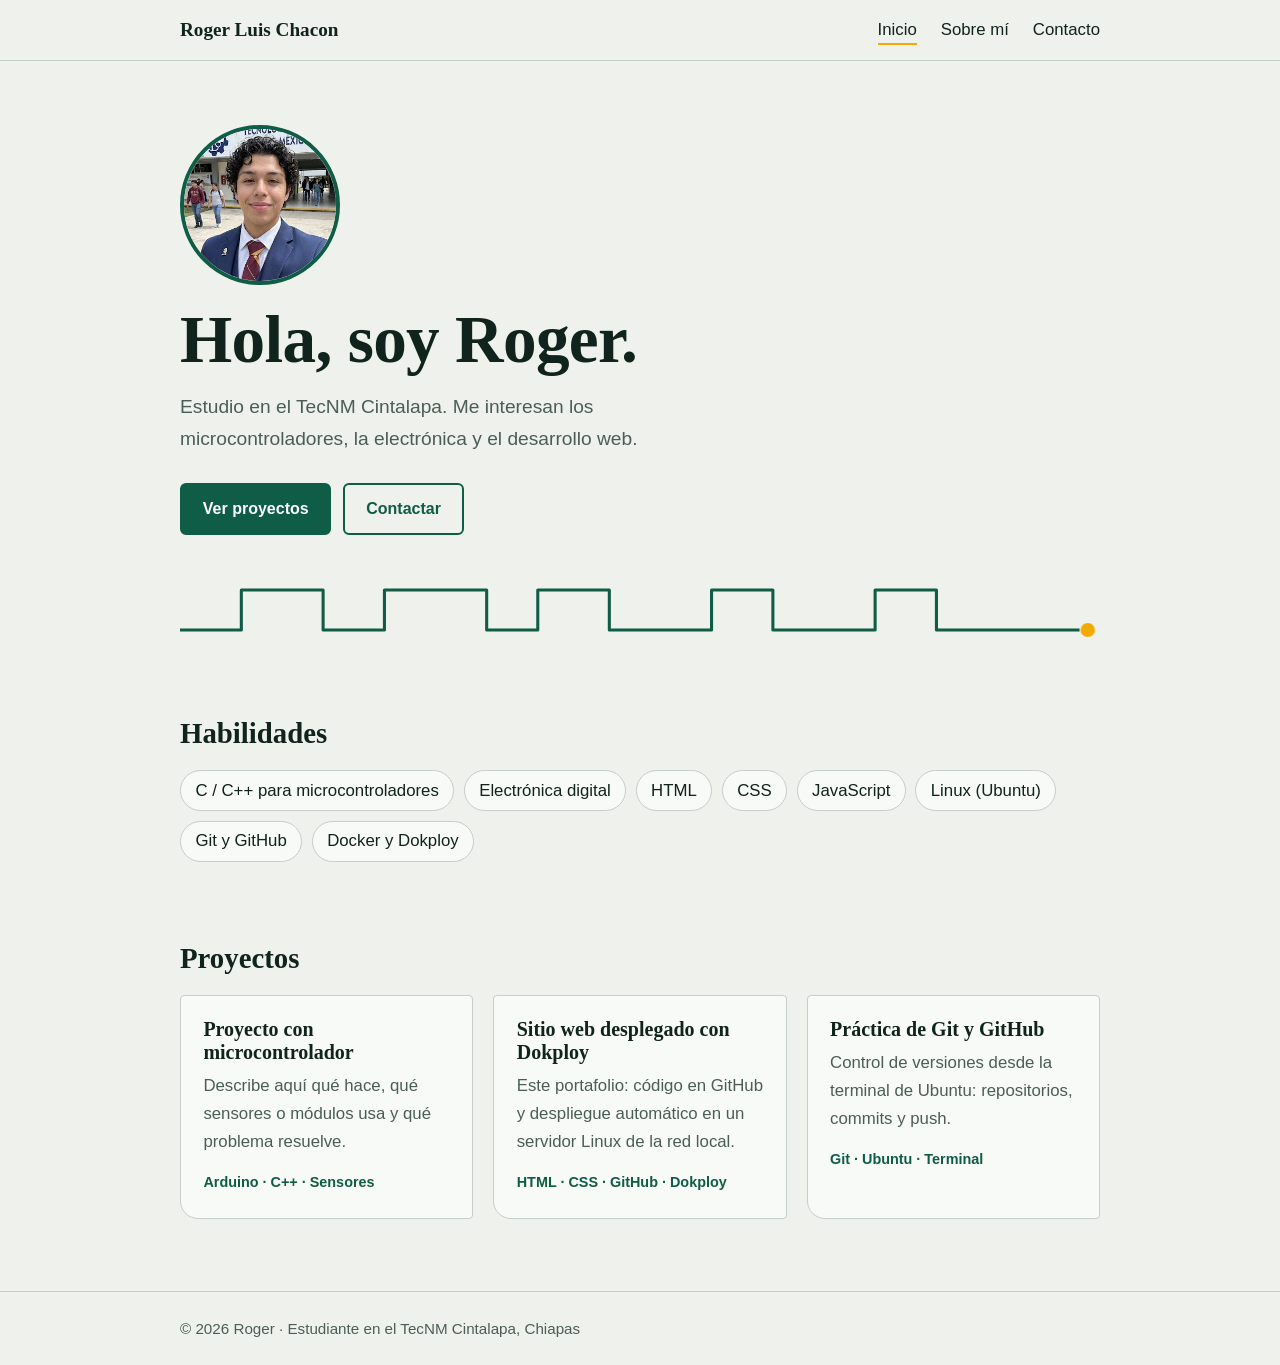
<file: index.html>
<!DOCTYPE html>
<html lang="es">
<head>
<meta charset="UTF-8">
<meta name="viewport" content="width=device-width, initial-scale=1">
<title>Luis | Portafolio de desarrollador</title>
<meta name="description" content="Portafolio de Roger, estudiante del TecNM Cintalapa en electrónica, microcontroladores y desarrollo web.">
<link rel="stylesheet" href="css/style.css">
</head>
<body>
<header class="site"><div class="wrap">
  <a class="brand" href="index.html">Roger Luis Chacon </a>
  <button class="menu-btn" id="menuBtn" aria-expanded="false" aria-controls="menu">Menú</button>
  <nav aria-label="Principal"><ul id="menu">
    <li><a href="index.html" aria-current="page">Inicio</a></li>
    <li><a href="about.html">Sobre mí</a></li>
    <li><a href="contact.html">Contacto</a></li>
  </ul></nav>
</div></header>
<main>
<div class="wrap">
  <section class="hero">
    <img class="foto" src="assets/foto.jpg" alt="Foto de Roger" width="160" height="160">
    <h1>Hola, soy Roger.</h1>
    <p class="lead">Estudio en el TecNM Cintalapa. Me interesan los microcontroladores, la electrónica y el desarrollo web.</p>
    <div class="btns">
      <a class="btn primary" href="#proyectos">Ver proyectos</a>
      <a class="btn ghost" href="contact.html">Contactar</a>
    </div>
    <svg class="trace" viewBox="0 0 900 70" preserveAspectRatio="none" role="img" aria-label="Señal de onda cuadrada">
      <path d="M0 55 H60 V15 H140 V55 H200 V15 H300 V55 H350 V15 H420 V55 H520 V15 H580 V55 H680 V15 H740 V55 H880"/>
      <circle cx="888" cy="55" r="7"/>
    </svg>
  </section>

  <section id="habilidades">
    <h2>Habilidades</h2>
    <ul class="skills">
      <li>C / C++ para microcontroladores</li>
      <li>Electrónica digital</li>
      <li>HTML</li>
      <li>CSS</li>
      <li>JavaScript</li>
      <li>Linux (Ubuntu)</li>
      <li>Git y GitHub</li>
      <li>Docker y Dokploy</li>
    </ul>
  </section>

  <section id="proyectos">
    <h2>Proyectos</h2>
    <div class="projects">
      <!-- TODO: reemplaza estos proyectos por los tuyos -->
      <article class="project">
        <h3>Proyecto con microcontrolador</h3>
        <p>Describe aquí qué hace, qué sensores o módulos usa y qué problema resuelve.</p>
        <span class="tags">Arduino · C++ · Sensores</span>
      </article>
      <article class="project">
        <h3>Sitio web desplegado con Dokploy</h3>
        <p>Este portafolio: código en GitHub y despliegue automático en un servidor Linux de la red local.</p>
        <span class="tags">HTML · CSS · GitHub · Dokploy</span>
      </article>
      <article class="project">
        <h3>Práctica de Git y GitHub</h3>
        <p>Control de versiones desde la terminal de Ubuntu: repositorios, commits y push.</p>
        <span class="tags">Git · Ubuntu · Terminal</span>
      </article>
    </div>
  </section>
</div>
</main>
<footer class="site"><div class="wrap">
  © <span id="year">2026</span> Roger · Estudiante en el TecNM Cintalapa, Chiapas
</div></footer>
<script src="js/main.js"></script>
</body>
</html>
</file>
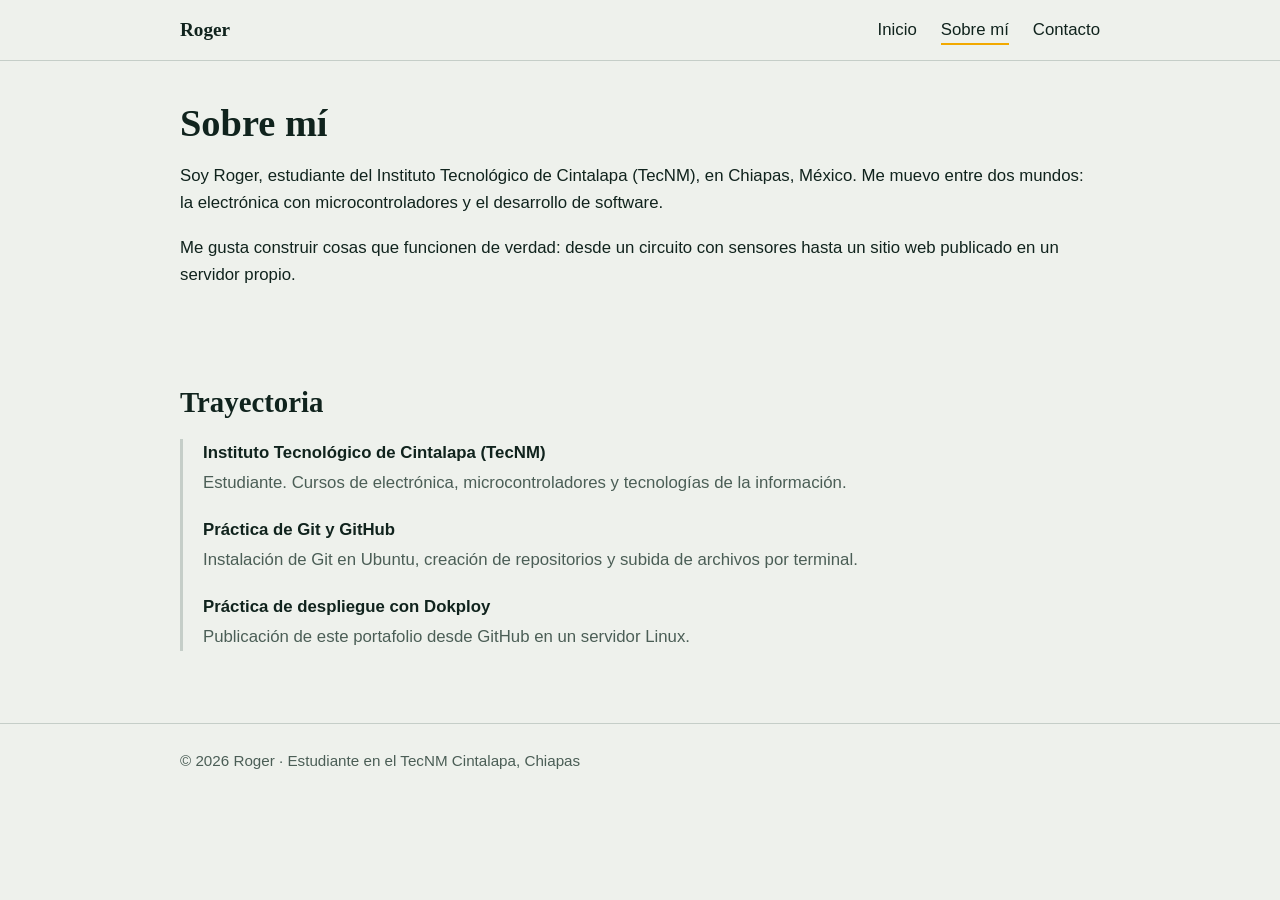
<file: about.html>
<!DOCTYPE html>
<html lang="es">
<head>
<meta charset="UTF-8">
<meta name="viewport" content="width=device-width, initial-scale=1">
<title>Sobre mí | Roger</title>
<meta name="description" content="Portafolio de Roger, estudiante del TecNM Cintalapa en electrónica, microcontroladores y desarrollo web.">
<link rel="stylesheet" href="css/style.css">
</head>
<body>
<header class="site"><div class="wrap">
  <a class="brand" href="index.html">Roger</a>
  <button class="menu-btn" id="menuBtn" aria-expanded="false" aria-controls="menu">Menú</button>
  <nav aria-label="Principal"><ul id="menu">
    <li><a href="index.html">Inicio</a></li>
    <li><a href="about.html" aria-current="page">Sobre mí</a></li>
    <li><a href="contact.html">Contacto</a></li>
  </ul></nav>
</div></header>
<main>
<div class="wrap">
  <section>
    <h1 style="font:700 2.4rem var(--display);margin:0 0 1rem">Sobre mí</h1>
    <p>Soy Roger, estudiante del Instituto Tecnológico de Cintalapa (TecNM), en Chiapas, México. Me muevo entre dos mundos: la electrónica con microcontroladores y el desarrollo de software.</p>
    <p>Me gusta construir cosas que funcionen de verdad: desde un circuito con sensores hasta un sitio web publicado en un servidor propio.</p>
  </section>
  <section>
    <h2>Trayectoria</h2>
    <dl class="timeline">
      <dt>Instituto Tecnológico de Cintalapa (TecNM)</dt>
      <dd>Estudiante. Cursos de electrónica, microcontroladores y tecnologías de la información.</dd>
      <dt>Práctica de Git y GitHub</dt>
      <dd>Instalación de Git en Ubuntu, creación de repositorios y subida de archivos por terminal.</dd>
      <dt>Práctica de despliegue con Dokploy</dt>
      <dd>Publicación de este portafolio desde GitHub en un servidor Linux.</dd>
    </dl>
    <!-- TODO: agrega aquí tus proyectos, cursos y certificaciones reales -->
  </section>
</div>
</main>
<footer class="site"><div class="wrap">
  © <span id="year">2026</span> Roger · Estudiante en el TecNM Cintalapa, Chiapas
</div></footer>
<script src="js/main.js"></script>
</body>
</html>
</file>
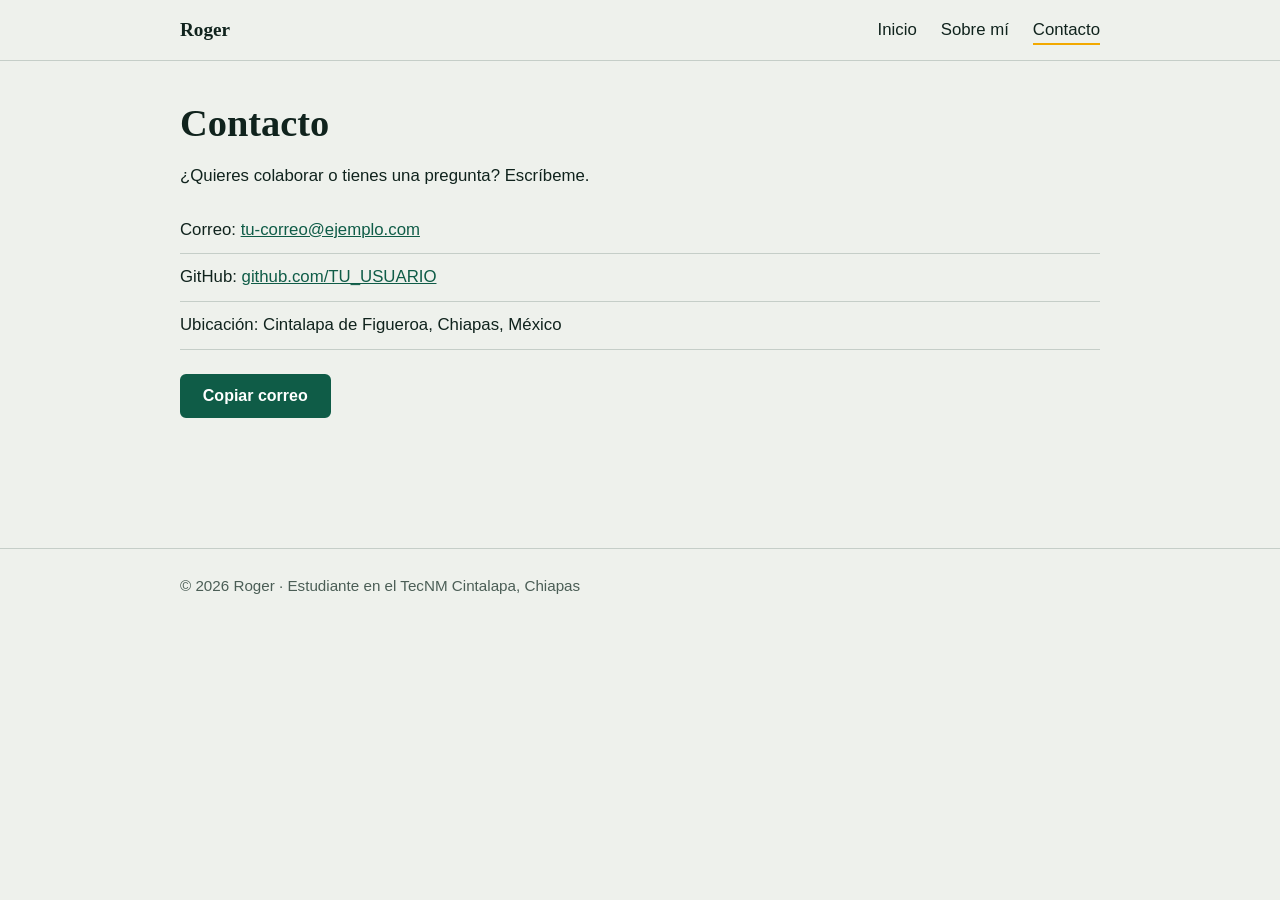
<file: contact.html>
<!DOCTYPE html>
<html lang="es">
<head>
<meta charset="UTF-8">
<meta name="viewport" content="width=device-width, initial-scale=1">
<title>Contacto | Roger</title>
<meta name="description" content="Portafolio de Roger, estudiante del TecNM Cintalapa en electrónica, microcontroladores y desarrollo web.">
<link rel="stylesheet" href="css/style.css">
</head>
<body>
<header class="site"><div class="wrap">
  <a class="brand" href="index.html">Roger</a>
  <button class="menu-btn" id="menuBtn" aria-expanded="false" aria-controls="menu">Menú</button>
  <nav aria-label="Principal"><ul id="menu">
    <li><a href="index.html">Inicio</a></li>
    <li><a href="about.html">Sobre mí</a></li>
    <li><a href="contact.html" aria-current="page">Contacto</a></li>
  </ul></nav>
</div></header>
<main>
<div class="wrap">
  <section>
    <h1 style="font:700 2.4rem var(--display);margin:0 0 1rem">Contacto</h1>
    <p>¿Quieres colaborar o tienes una pregunta? Escríbeme.</p>
    <ul class="contact-list">
      <li>Correo: <a href="mailto:tu-correo@ejemplo.com" id="email">tu-correo@ejemplo.com</a></li>
      <li>GitHub: <a href="https://github.com/TU_USUARIO" target="_blank" rel="noopener">github.com/TU_USUARIO</a></li>
      <li>Ubicación: Cintalapa de Figueroa, Chiapas, México</li>
    </ul>
    <button class="btn primary" id="copyEmail" type="button">Copiar correo</button>
    <p class="status" id="status" role="status"></p>
    <!-- TODO: cambia tu-correo@ejemplo.com y TU_USUARIO por tus datos -->
  </section>
</div>
</main>
<footer class="site"><div class="wrap">
  © <span id="year">2026</span> Roger · Estudiante en el TecNM Cintalapa, Chiapas
</div></footer>
<script src="js/main.js"></script>
</body>
</html>
</file>
<file: css/style.css>
:root{
  --bg:#EEF1EC; --ink:#10231D; --muted:#4B5E56; --pcb:#0F5C47; --pcb-dark:#0A3F31;
  --line:#C5CEC8; --led:#F2A900; --card:#F8FAF7;
  --display:"Rockwell","Roboto Slab","Zilla Slab",Georgia,serif;
  --body:"Segoe UI","Helvetica Neue",Arial,sans-serif;
}
@media (prefers-color-scheme:dark){
  :root{--bg:#0C1A15; --ink:#E6EEE9; --muted:#9DB0A7; --pcb:#3FBF98; --pcb-dark:#2A8C70; --line:#25382F; --card:#112420;}
}
*{box-sizing:border-box}
html{scroll-behavior:smooth}
body{margin:0;background:var(--bg);color:var(--ink);font:1.05rem/1.65 var(--body)}
a{color:var(--pcb)}
a:focus-visible,button:focus-visible{outline:3px solid var(--led);outline-offset:3px}
.wrap{max-width:960px;margin:0 auto;padding:0 1.25rem}

header.site{border-bottom:1px solid var(--line)}
header.site .wrap{display:flex;align-items:center;justify-content:space-between;padding-top:1rem;padding-bottom:1rem}
.brand{font:700 1.2rem var(--display);text-decoration:none;color:var(--ink)}
nav ul{display:flex;gap:1.5rem;list-style:none;margin:0;padding:0}
nav a{color:var(--ink);text-decoration:none;padding:.25rem 0;border-bottom:2px solid transparent}
nav a:hover,nav a[aria-current="page"]{border-bottom-color:var(--led)}
.menu-btn{display:none;background:none;border:1px solid var(--line);color:var(--ink);padding:.4rem .7rem;border-radius:6px;font:inherit}

.hero{padding:4rem 0 2rem}
.profile-photo{
  width:110px;
  height:110px;
  margin-bottom:1.5rem;
  border-radius:50%;
  overflow:hidden;
  border:4px solid var(--pcb);
  box-shadow:0 8px 20px rgba(0,0,0,.15);
}

.profile-photo img{
  width:100%;
  height:100%;
  object-fit:cover;
  display:block;
}
.hero h1{font:700 clamp(2.4rem,7vw,4.2rem)/1.05 var(--display);margin:0 0 1rem;letter-spacing:-.01em}
.hero p.lead{max-width:34rem;color:var(--muted);font-size:1.2rem;margin:0 0 1.75rem}
.btns{display:flex;gap:.75rem;flex-wrap:wrap}
.btn{display:inline-block;padding:.7rem 1.3rem;border-radius:6px;text-decoration:none;font-weight:600;border:2px solid var(--pcb);cursor:pointer;font-family:inherit;font-size:1rem}
.btn.primary{background:var(--pcb);color:#fff}
.btn.primary:hover{background:var(--pcb-dark);border-color:var(--pcb-dark)}
.btn.ghost{background:transparent;color:var(--pcb)}
.btn.ghost:hover{background:var(--pcb);color:#fff}

.trace{width:100%;height:70px;margin-top:2.5rem;display:block}
.trace path{fill:none;stroke:var(--pcb);stroke-width:3;stroke-linejoin:round;stroke-dasharray:1600;stroke-dashoffset:1600;animation:draw 3s ease-out forwards}
.trace circle{fill:var(--led);opacity:0;animation:led .3s 3s forwards}
@keyframes draw{to{stroke-dashoffset:0}}
@keyframes led{to{opacity:1}}

section{padding:2.5rem 0}
h2{font:700 1.8rem var(--display);margin:0 0 1.25rem}
.skills{display:flex;flex-wrap:wrap;gap:.6rem;list-style:none;padding:0;margin:0}
.skills li{border:1px solid var(--line);background:var(--card);padding:.35rem .9rem;border-radius:999px}

.projects{display:grid;grid-template-columns:repeat(auto-fit,minmax(250px,1fr));gap:1.25rem}
.project{border:1px solid var(--line);background:var(--card);padding:1.4rem;border-radius:4px 4px 4px 18px}
.project h3{font:700 1.25rem var(--display);margin:0 0 .5rem}
.project p{margin:0 0 .8rem;color:var(--muted)}
.project .tags{font-size:.9rem;color:var(--pcb);font-weight:600}

.timeline{border-left:3px solid var(--line);padding-left:1.25rem;margin:0}
.timeline dt{font-weight:700;margin-top:1.2rem}
.timeline dd{margin:.15rem 0 0;color:var(--muted)}

.contact-list{list-style:none;padding:0;margin:0 0 1.5rem}
.contact-list li{padding:.6rem 0;border-bottom:1px solid var(--line)}
.status{min-height:1.5rem;color:var(--pcb);font-weight:600}

footer.site{border-top:1px solid var(--line);margin-top:2rem;padding:1.5rem 0;color:var(--muted);font-size:.95rem}

@media (max-width:640px){
  .menu-btn{display:block}
  nav ul{display:none;position:absolute;right:1.25rem;top:3.6rem;flex-direction:column;gap:.6rem;background:var(--card);border:1px solid var(--line);padding:1rem 1.4rem;border-radius:8px}
  nav ul.open{display:flex}
  header.site{position:relative}
}
@media (prefers-reduced-motion:reduce){
  html{scroll-behavior:auto}
  .trace path{animation:none;stroke-dashoffset:0}
  .trace circle{animation:none;opacity:1}
}
.foto{display:block;width:160px;height:160px;border-radius:50%;object-fit:cover;border:4px solid var(--pcb);margin-bottom:1.25rem}
</file>
